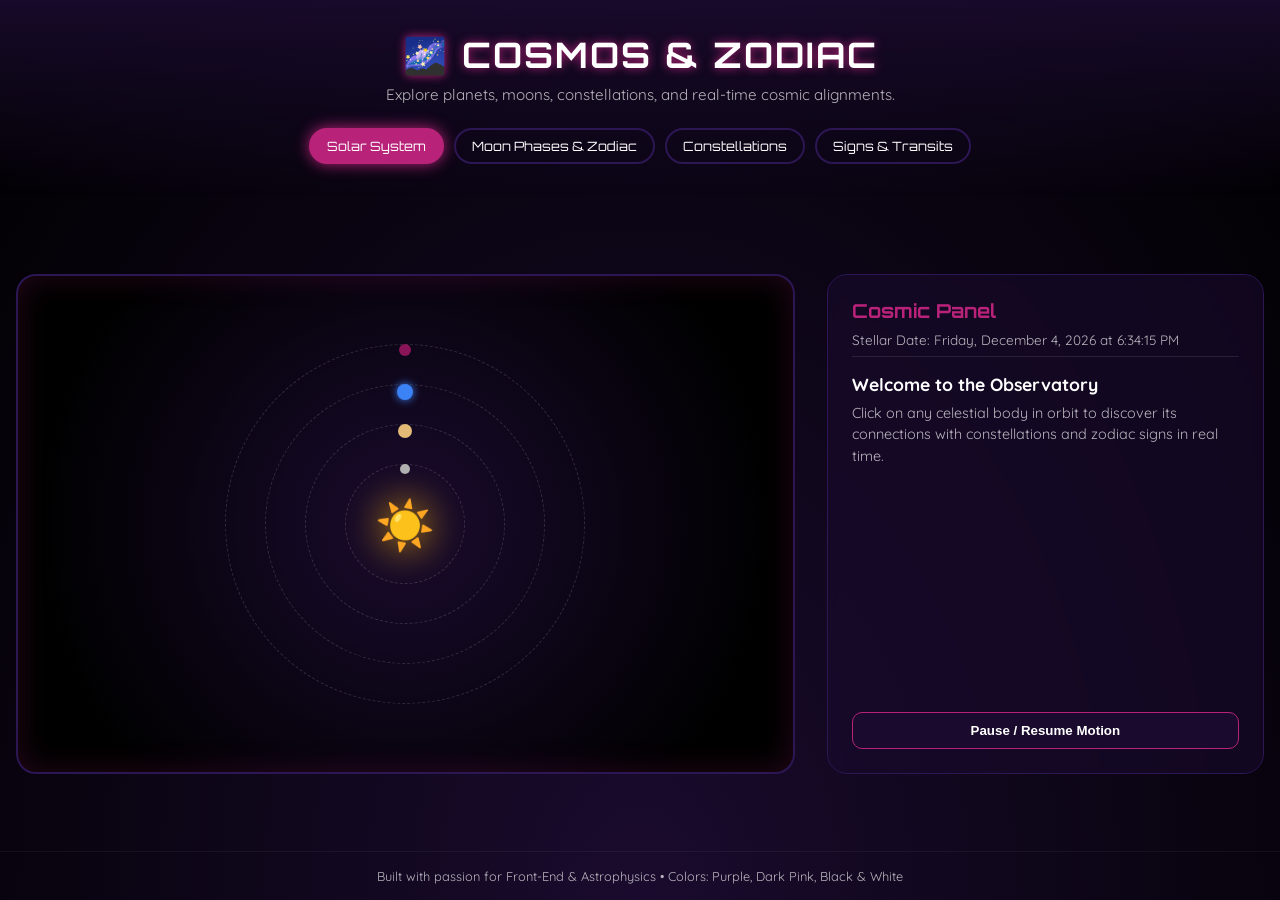
<file: index.html>
<!DOCTYPE html>
<html lang="en">
<head>
    <meta charset="UTF-8">
    <meta name="viewport" content="width=device-width, initial-scale=1.0">
    <title>Cosmos & Zodiac Interactive</title>
    <link rel="stylesheet" href="css/style.css">
    <link href="https://fonts.googleapis.com/css2?family=Orbitron:wght@400;700&family=Quicksand:wght@300;500;700&display=swap" rel="stylesheet">
    
</head>
<body>
    <div class="stars" id="stars"></div>

    <header>
        <h1>🌌 COSMOS & ZODIAC</h1>
        <p>Explore planets, moons, constellations, and real-time cosmic alignments.</p>
        <nav>
            <button class="nav-btn active" data-view="solar">Solar System</button>
            <!-- Link direto para a nova página do Calendário Lunar -->
            <a href="moon-calendar.html" class="nav-btn link-btn">Moon Phases & Zodiac</a>
            <a href="constellations.html" class="nav-btn link-btn">Constellations</a>
            <a href="zodiac.html" class="nav-btn link-btn">Signs & Transits</a>
        </nav>
    </header>

    <main>
        <!-- Main Visual Area (Sistema Solar) -->
        <section class="universe-display">
    <div id="visual-container">
        <div class="center-sun" data-name="Sun" data-sign="Leo">☀️</div>
        
        <!-- Órbitas estáticas -->
        <div class="orbit orbit-mercury"></div>
        <div class="orbit orbit-venus"></div>
        <div class="orbit orbit-earth"></div>
        <div class="orbit orbit-mars"></div>

        <!-- Planetas em rotação independente -->
        <div class="planet-wrapper orbit-mercury"><div class="planet mercury" data-name="Mercury" data-sign="Gemini/Virgo"></div></div>
        <div class="planet-wrapper orbit-venus"><div class="planet venus" data-name="Venus" data-sign="Taurus/Libra"></div></div>
        <div class="planet-wrapper orbit-earth"><div class="planet earth" data-name="Earth & Moon" data-sign="Cancer"></div></div>
        <div class="planet-wrapper orbit-mars"><div class="planet mars" data-name="Mars" data-sign="Aries/Scorpio"></div></div>
    </div>
</section>

      <!-- Real-Time Info Panel -->
<aside class="info-panel">
    <h2>Cosmic Panel</h2>
    <div id="realtime-clock">Stellar Date: <span id="clock">Loading...</span></div>
    
    <div class="info-card" id="info-content">
        <h3>Welcome to the Observatory</h3>
        <p>Click on any celestial body in orbit or select a tab above to discover its connections with constellations and zodiac signs in real time.</p>
    </div>

    <div class="controls">
        <button id="toggle-motion" class="action-btn">Pause / Resume Motion</button>
    </div>
</aside>
    </main>

    <footer>
        <p>Built with passion for Front-End & Astrophysics • Colors: Purple, Dark Pink, Black & White</p>
    </footer>

    <script src="java/script.js"></script>
</body>
</html>
</file>
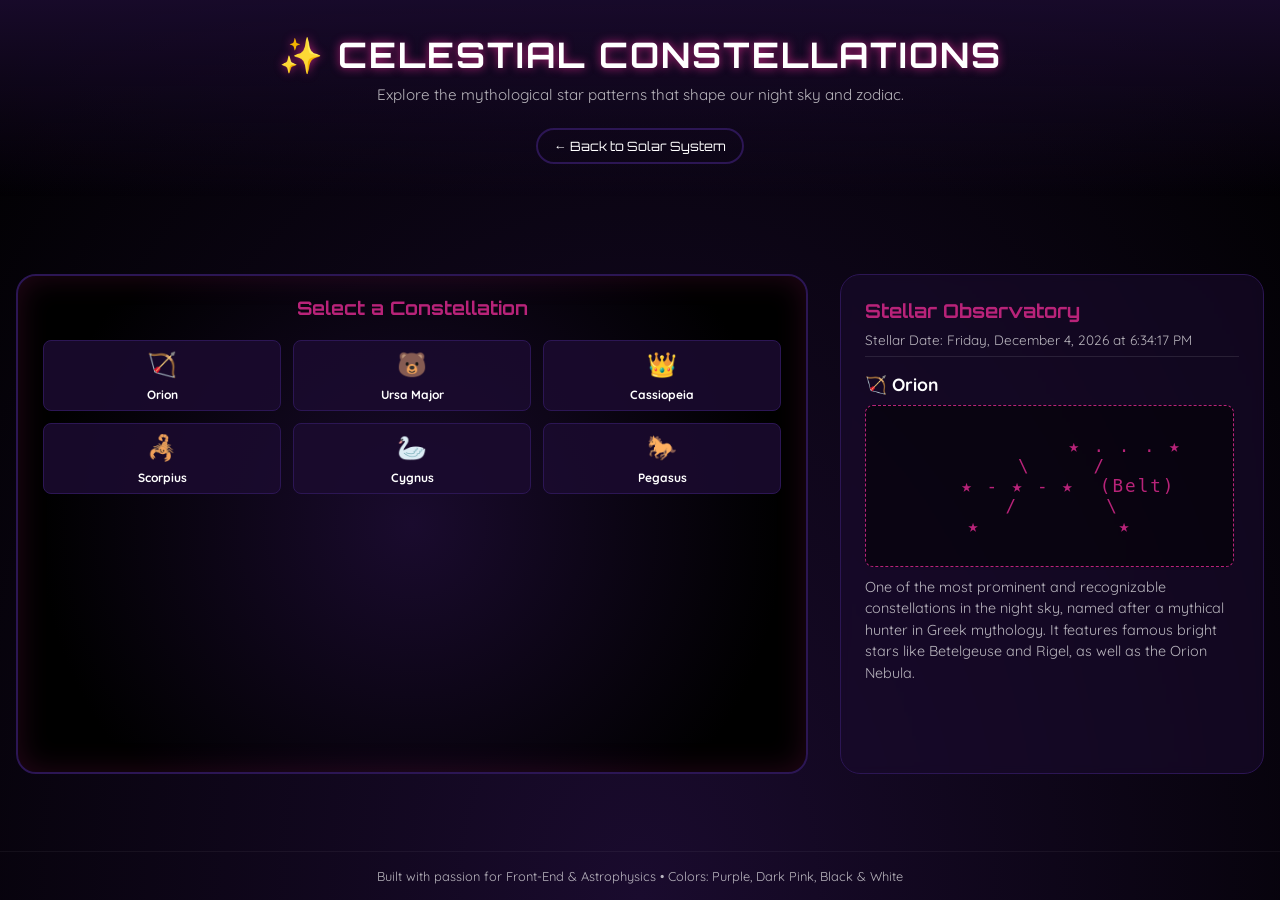
<file: constellations.html>
<!DOCTYPE html>
<html lang="en">
<head>
    <meta charset="UTF-8">
    <meta name="viewport" content="width=device-width, initial-scale=1.0">
    <title>Celestial Constellations</title>
    <link rel="stylesheet" href="css/style.css">
    <link href="https://fonts.googleapis.com/css2?family=Orbitron:wght@400;700&family=Quicksand:wght@300;500;700&display=swap" rel="stylesheet">
</head>
<body>
    <div class="stars" id="stars"></div>

    <header>
        <h1>✨ CELESTIAL CONSTELLATIONS</h1>
        <p>Explore the mythological star patterns that shape our night sky and zodiac.</p>
        <nav>
            <a href="index.html" class="nav-btn link-btn">← Back to Solar System</a>
        </nav>
    </header>

    <main class="single-page-main">
        <!-- Lista de Constelações (Galeria de Seleção) -->
        <section class="universe-display" style="display: flex; flex-direction: column; align-items: center; justify-content: flex-start; padding: 20px;">
            <h3 style="color: var(--pink-neon); font-family: 'Orbitron', sans-serif; margin-bottom: 15px;">Select a Constellation</h3>
            <div class="constellation-grid" id="constellation-grid">
                <!-- Preenchido via JS -->
            </div>
        </section>

        <!-- Painel de Exibição do Desenho e Descrição -->
        <aside class="info-panel">
            <h2>Stellar Observatory</h2>
            <div id="realtime-clock">Stellar Date: <span id="clock">Loading...</span></div>
            
            <div class="info-card" id="constellation-info">
                <h3>Choose a Star Pattern</h3>
                <p>Click on any constellation card on the left to reveal its visual celestial map, mythology, and deep space description.</p>
            </div>
        </aside>
    </main>

    <footer>
        <p>Built with passion for Front-End & Astrophysics • Colors: Purple, Dark Pink, Black & White</p>
    </footer>

    <script src="java/constellation-script.js"></script>
</body>
</html>
</file>
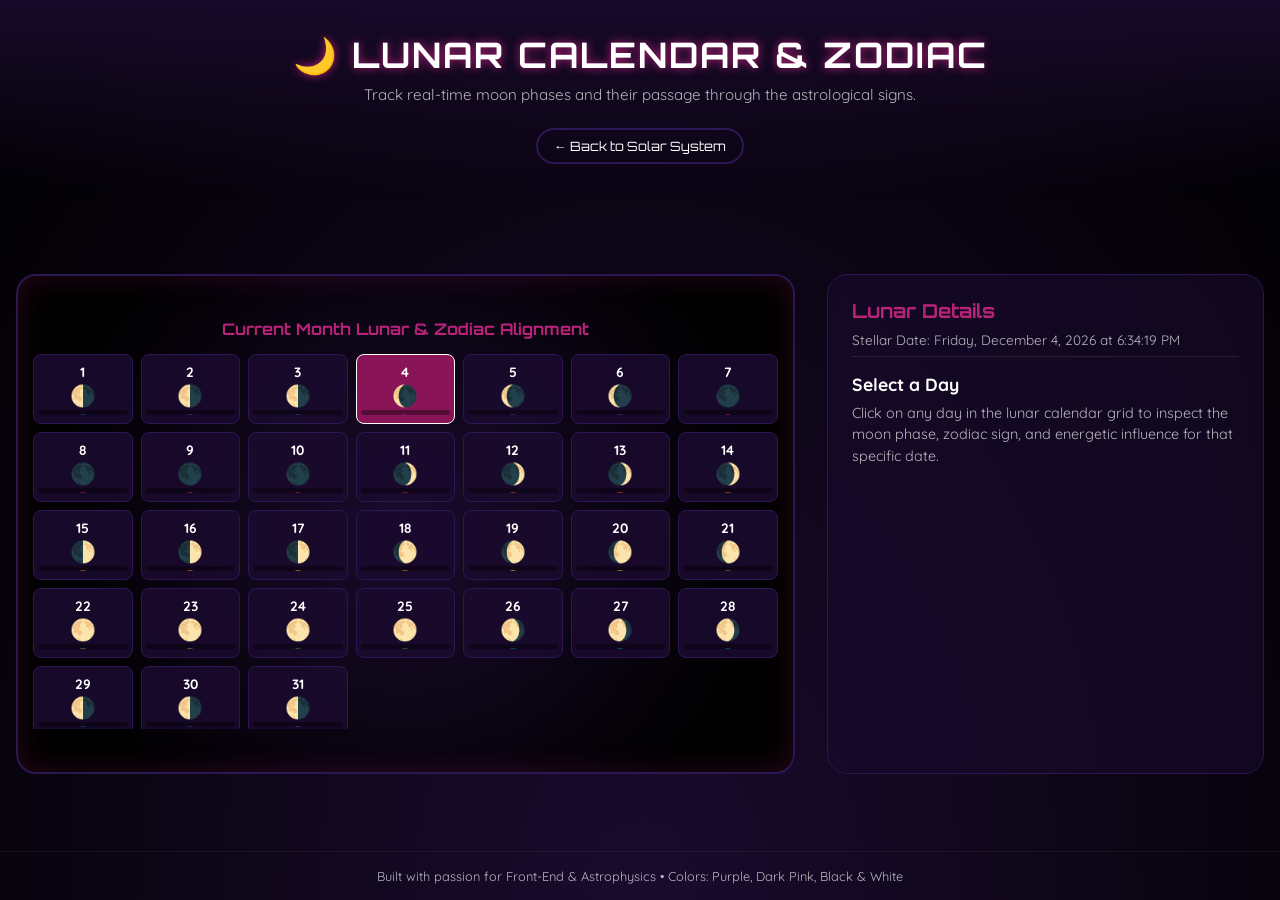
<file: moon-calendar.html>
<!DOCTYPE html>
<html lang="en">
<head>
    <meta charset="UTF-8">
    <meta name="viewport" content="width=device-width, initial-scale=1.0">
    <title>Lunar Calendar & Zodiac</title>
    <link rel="stylesheet" href="css/style.css">
    <link href="https://fonts.googleapis.com/css2?family=Orbitron:wght@400;700&family=Quicksand:wght@300;500;700&display=swap" rel="stylesheet">
</head>
<body>
    <div class="stars" id="stars"></div>

    <header>
        <h1>🌙 LUNAR CALENDAR & ZODIAC</h1>
        <p>Track real-time moon phases and their passage through the astrological signs.</p>
        <nav>
            <a href="index.html" class="nav-btn link-btn">← Back to Solar System</a>
        </nav>
    </header>

    <main class="single-page-main">
        <!-- Calendário da Lua -->
        <section class="universe-display full-width-display">
            <div id="moon-calendar-container" style="display: flex !important; flex-direction: column; width: 100%; height: 100%; align-items: center; justify-content: center; padding: 10px;">
                <h3 style="color: var(--pink-neon); font-family: 'Orbitron', sans-serif; margin-bottom: 10px;">Current Month Lunar & Zodiac Alignment</h3>
                <div class="calendar-grid" id="calendar-grid">
                    <!-- Gerado via JS -->
                </div>
            </div>
        </section>

        <!-- Painel de Informações do Dia Clicado -->
        <aside class="info-panel">
            <h2>Lunar Details</h2>
            <div id="realtime-clock">Stellar Date: <span id="clock">Loading...</span></div>
            
            <div class="info-card" id="info-content">
                <h3>Select a Day</h3>
                <p>Click on any day in the lunar calendar grid to inspect the moon phase, zodiac sign, and energetic influence for that specific date.</p>
            </div>
        </aside>
    </main>

    <footer>
        <p>Built with passion for Front-End & Astrophysics • Colors: Purple, Dark Pink, Black & White</p>
    </footer>

    <script src="java/moon-script.js"></script>
</body>
</html>
</file>
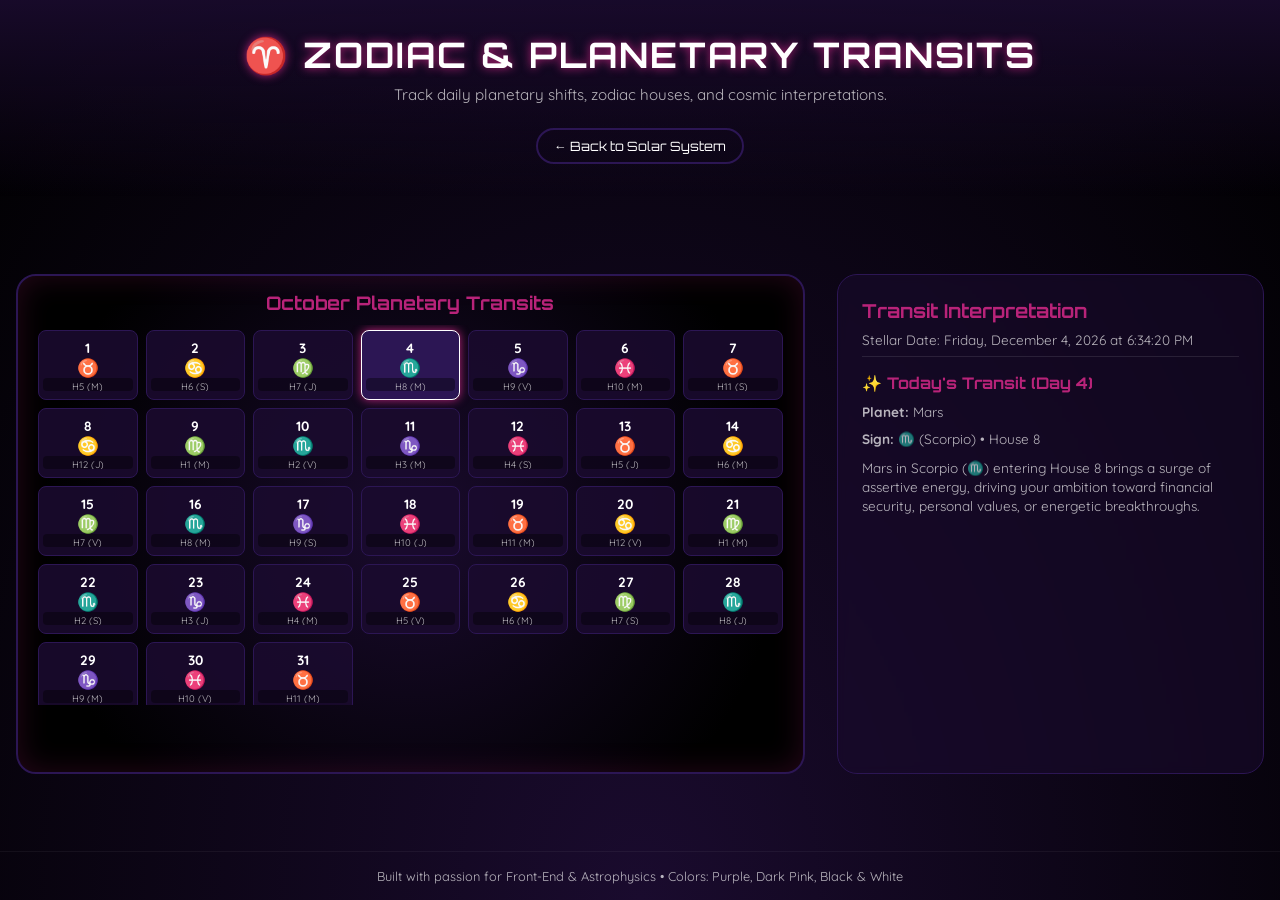
<file: zodiac.html>
<!DOCTYPE html>
<html lang="en">
<head>
    <meta charset="UTF-8">
    <meta name="viewport" content="width=device-width, initial-scale=1.0">
    <title>Zodiac Signs & Planetary Transits</title>
    <link rel="stylesheet" href="css/style.css">
    <link href="https://fonts.googleapis.com/css2?family=Orbitron:wght@400;700&family=Quicksand:wght@300;500;700&display=swap" rel="stylesheet">
</head>
<body>
    <div class="stars" id="stars"></div>

    <header>
        <h1>♈ ZODIAC & PLANETARY TRANSITS</h1>
        <p>Track daily planetary shifts, zodiac houses, and cosmic interpretations.</p>
        <nav>
            <a href="index.html" class="nav-btn link-btn">← Back to Solar System</a>
        </nav>
    </header>

    <main class="single-page-main">
        <!-- Grade de Dias e Trânsitos do Mês -->
        <section class="universe-display" style="display: flex; flex-direction: column; align-items: center; justify-content: flex-start; padding: 15px;">
            <h3 style="color: var(--pink-neon); font-family: 'Orbitron', sans-serif; margin-bottom: 10px;">October Planetary Transits</h3>
            <div class="calendar-grid" id="transit-grid">
                <!-- Gerado via JS -->
            </div>
        </section>

        <!-- Painel de Interpretação Astrológica -->
        <aside class="info-panel">
            <h2>Transit Interpretation</h2>
            <div id="realtime-clock">Stellar Date: <span id="clock">Loading...</span></div>
            
            <div class="info-card" id="transit-info">
                <h3>Select a Day</h3>
                <p>Click on any day in the transit calendar on the left to reveal where Mars, Venus, and the Sun are positioned across the zodiac signs and astrological houses, along with their detailed meanings.</p>
            </div>
        </aside>
    </main>

    <footer>
        <p>Built with passion for Front-End & Astrophysics • Colors: Purple, Dark Pink, Black & White</p>
    </footer>

    <script src="java/zodiac-script.js"></script>
</body>
</html>
</file>
<file: css/style.css>
:root {
    --bg-black: #000000;
    --space-dark: #0a0712;
    --purple-deep: #1a0b2e;
    --purple-glow: #2c1654;
    --pink-neon: #b82379;
    --pink-dark: #8a1458;
    --white: #ffffff;
    --white-dim: rgba(255, 255, 255, 0.7);
}

* {
    margin: 0;
    padding: 0;
    box-sizing: border-box;
}

body {
    background-color: var(--space-dark);
    color: var(--white);
    font-family: 'Quicksand', sans-serif;
    min-height: 100vh;
    display: flex;
    flex-direction: column;
    overflow-x: hidden;
}

.stars {
    position: fixed;
    top: 0;
    left: 0;
    width: 100%;
    height: 100%;
    pointer-events: none;
    background: radial-gradient(ellipse at bottom, var(--purple-deep) 0%, var(--bg-black) 100%);
    z-index: -1;
}

header {
    text-align: center;
    padding: 2rem 1rem;
    background: linear-gradient(to bottom, rgba(26, 11, 46, 0.9), transparent);
}

header h1 {
    font-family: 'Orbitron', sans-serif;
    font-size: 2.2rem;
    letter-spacing: 2px;
    color: var(--white);
    text-shadow: 0 0 10px var(--pink-neon);
    margin-bottom: 0.5rem;
}

header p {
    color: var(--white-dim);
    font-size: 0.95rem;
    margin-bottom: 1.5rem;
}

nav {
    display: flex;
    justify-content: center;
    gap: 10px;
    flex-wrap: wrap;
}

.nav-btn {
    background-color: transparent;
    border: 2px solid var(--purple-glow);
    color: var(--white);
    padding: 8px 16px;
    border-radius: 20px;
    cursor: pointer;
    font-family: 'Orbitron', sans-serif;
    font-size: 0.8rem;
    transition: all 0.3s ease;
}

.nav-btn:hover, .nav-btn.active {
    background-color: var(--pink-neon);
    border-color: var(--pink-neon);
    box-shadow: 0 0 15px var(--pink-neon);
}

main {
    flex: 1;
    display: flex;
    flex-direction: row;
    justify-content: center;
    align-items: center;
    padding: 1rem;
    gap: 2rem;
    max-width: 1400px;
    margin: 0 auto;
    width: 100%;
}

.universe-display {
    flex: 2;
    height: 500px;
    background: radial-gradient(circle, var(--purple-deep) 0%, var(--bg-black) 80%);
    border: 2px solid var(--purple-glow);
    border-radius: 20px;
    position: relative;
    display: flex;
    justify-content: center;
    align-items: center;
    box-shadow: inset 0 0 30px rgba(184, 35, 121, 0.2);
    overflow: hidden;
}

#visual-container {
    position: relative;
    width: 400px;
    height: 400px;
    display: flex;
    justify-content: center;
    align-items: center;
}

.center-sun {
    font-size: 3rem;
    position: absolute;
    filter: drop-shadow(0 0 20px #ffbb00);
    z-index: 10;
    cursor: pointer;
}

/* Container das órbitas (linhas pontilhadas fixas) */
.orbit {
    position: absolute;
    border: 1px dashed rgba(255, 255, 255, 0.15);
    border-radius: 50%;
    pointer-events: none;
}

.orbit-mercury { width: 120px; height: 120px; }
.orbit-venus { width: 200px; height: 200px; }
.orbit-earth { width: 280px; height: 280px; }
.orbit-mars { width: 360px; height: 360px; }

/* Wrappers que fazem a rotação real dos planetas */
.planet-wrapper {
    position: absolute;
    border-radius: 50%;
    animation: spin linear infinite;
    pointer-events: none;
}

.planet-wrapper.orbit-mercury { animation-duration: 6s; }
.planet-wrapper.orbit-venus { animation-duration: 12s; }
.planet-wrapper.orbit-earth { animation-duration: 20s; }
.planet-wrapper.orbit-mars { animation-duration: 30s; }

/* O planeta em si, posicionado no topo da órbita giratória e totalmente clicável */
.planet {
    position: absolute;
    top: 0;
    left: 50%;
    transform: translateX(-50%);
    border-radius: 50%;
    cursor: pointer;
    transition: transform 0.3s;
    pointer-events: auto; /* Permite clicar no planeta facilmente */
    z-index: 20;
}

.mercury { width: 10px; height: 10px; background-color: #b0b0b0; }
.venus { width: 14px; height: 14px; background-color: #e3bb76; }
.earth { width: 16px; height: 16px; background-color: #3b82f6; box-shadow: 0 0 8px #3b82f6; }
.mars { width: 12px; height: 12px; background-color: var(--pink-dark); }

.center-sun {
    font-size: 3rem;
    position: absolute;
    filter: drop-shadow(0 0 20px #ffbb00);
    z-index: 10;
    cursor: pointer;
    pointer-events: auto;
}

@keyframes spin {
    from { transform: rotate(0deg); }
    to { transform: rotate(360deg); }
}
.planet {
    position: absolute;
    top: 0;
    left: 50%;
    transform: translateX(-50%);
    border-radius: 50%;
    cursor: pointer;
    transition: transform 0.3s;
}

.planet:hover {
    transform: translateX(-50%) scale(1.5);
    box-shadow: 0 0 10px var(--white);
}

.mercury { width: 10px; height: 10px; background-color: #b0b0b0; }
.venus { width: 14px; height: 14px; background-color: #e3bb76; }
.earth { width: 16px; height: 16px; background-color: #3b82f6; box-shadow: 0 0 8px #3b82f6; }
.mars { width: 12px; height: 12px; background-color: var(--pink-dark); }

@keyframes spin {
    from { transform: rotate(0deg); }
    to { transform: rotate(360deg); }
}

.info-panel {
    flex: 1;
    background-color: rgba(26, 11, 46, 0.6);
    border: 1px solid var(--purple-glow);
    border-radius: 20px;
    padding: 1.5rem;
    height: 500px;
    display: flex;
    flex-direction: column;
    justify-content: space-between;
    backdrop-filter: blur(5px);
}

.info-panel h2 {
    font-family: 'Orbitron', sans-serif;
    font-size: 1.2rem;
    color: var(--pink-neon);
    margin-bottom: 0.5rem;
}

#realtime-clock {
    font-size: 0.85rem;
    color: var(--white-dim);
    margin-bottom: 1rem;
    border-bottom: 1px solid rgba(255, 255, 255, 0.1);
    padding-bottom: 0.5rem;
}

.info-card {
    flex: 1;
    overflow-y: auto;
    padding-right: 5px;
}

.info-card h3 {
    color: var(--white);
    margin-bottom: 0.5rem;
    font-size: 1.1rem;
}

.info-card p {
    color: var(--white-dim);
    font-size: 0.9rem;
    line-height: 1.5;
    margin-bottom: 0.8rem;
}

.action-btn {
    background-color: var(--purple-deep);
    border: 1px solid var(--pink-neon);
    color: var(--white);
    padding: 10px;
    border-radius: 10px;
    cursor: pointer;
    font-weight: bold;
    width: 100%;
    transition: background 0.3s;
}

.action-btn:hover {
    background-color: var(--pink-neon);
}

footer {
    text-align: center;
    padding: 1rem;
    font-size: 0.8rem;
    color: var(--white-dim);
    border-top: 1px solid rgba(255, 255, 255, 0.05);
}

@media (max-width: 900px) {
    main {
        flex-direction: column;
    }
    .universe-display, .info-panel {
        width: 100%;
        height: 400px;
    }
}
/* Ajustes para links de navegação que parecem botões */
.link-btn {
    text-decoration: none;
    display: inline-flex;
    align-items: center;
    justify-content: center;
}

/* Correção e Estilização do Calendário da Lua */
.hidden {
    display: none !important;
}

#moon-calendar-container {
    width: 100%;
    height: 100%;
    display: flex;
    flex-direction: column;
    align-items: center;
    justify-content: center;
    z-index: 20;
    padding: 15px;
}

#moon-calendar-container h3 {
    font-family: 'Orbitron', sans-serif;
    color: var(--pink-neon);
    font-size: 1rem;
    margin-bottom: 10px;
    text-align: center;
}

.calendar-grid {
    display: grid;
    grid-template-columns: repeat(7, 1fr);
    gap: 8px;
    width: 100%;
    max-height: 380px;
    overflow-y: auto;
    padding: 5px;
}

.calendar-day {
    background-color: rgba(26, 11, 46, 0.9);
    border: 1px solid var(--purple-glow);
    border-radius: 8px;
    padding: 8px 4px;
    text-align: center;
    font-size: 0.75rem;
    display: flex;
    flex-direction: column;
    align-items: center;
    justify-content: space-between;
    min-height: 70px;
    transition: transform 0.2s, border-color 0.2s;
    cursor: pointer;
}

.calendar-day:hover {
    transform: scale(1.05);
    border-color: var(--pink-neon);
}

.calendar-day.today {
    background-color: var(--pink-dark);
    border-color: var(--white);
}

.cal-date {
    font-weight: bold;
    color: var(--white);
    font-size: 0.85rem;
}

.cal-moon {
    font-size: 1.3rem;
    margin: 2px 0;
}

.cal-sign {
    font-size: 0.6rem;
    color: var(--white-dim);
    background: rgba(0, 0, 0, 0.4);
    border-radius: 4px;
    padding: 2px 4px;
    width: 100%;
    white-space: nowrap;
    overflow: hidden;
    text-overflow: ellipsis;
}
/* Grid específico para a página de Constelações */
.constellation-grid {
    display: grid;
    grid-template-columns: repeat(2, 1fr);
    gap: 12px;
    width: 100%;
    max-height: 380px;
    overflow-y: auto;
    padding: 5px;
}

@media (min-width: 600px) {
    .constellation-grid {
        grid-template-columns: repeat(3, 1fr);
    }
}
/* Ajustes específicos para a página de Trânsitos e Zodíaco */
#transit-info h3 {
    color: var(--pink-neon);
    font-family: 'Orbitron', sans-serif;
    font-size: 1rem;
    margin-bottom: 8px;
}

#transit-info p {
    font-size: 0.85rem;
    line-height: 1.6;
    margin-bottom: 6px;
}
/* Destaque visual ao clicar em qualquer dia do calendário */
.calendar-day.selected {
    border-color: var(--white) !important;
    background-color: var(--purple-glow) !important;
    box-shadow: 0 0 10px var(--pink-neon);
}
/* ==========================================
   Otimizações de Responsividade para Celular
   ========================================== */

@media (max-width: 900px) {
    body {
        overflow-y: auto; /* Permite rolar a página no celular de forma natural */
    }

    header {
        padding: 1.2rem 0.8rem;
    }

    header h1 {
        font-size: 1.5rem;
    }

    header p {
        font-size: 0.85rem;
        padding: 0 10px;
    }

    nav {
        gap: 6px;
    }

    .nav-btn {
        padding: 6px 12px;
        font-size: 0.7rem;
    }

    /* Organiza o layout principal em coluna (uma coisa em cima da outra) */
    main {
        flex-direction: column;
        padding: 0.5rem;
        gap: 1rem;
        align-items: center;
    }

    /* Reduz o tamanho da tela do Sistema Solar para caber perfeitamente na tela do celular */
    .universe-display {
        width: 100%;
        max-width: 360px;
        height: 360px;
    }

    #visual-container {
        width: 320px;
        height: 320px;
    }

    /* Ajusta as órbitas proporcionalmente para telas menores */
    .orbit-mercury { width: 90px; height: 90px; }
    .orbit-venus { width: 150px; height: 150px; }
    .orbit-earth { width: 210px; height: 210px; }
    .orbit-mars { width: 270px; height: 270px; }

    .planet-wrapper.orbit-mercury { width: 90px; height: 90px; }
    .planet-wrapper.orbit-venus { width: 150px; height: 150px; }
    .planet-wrapper.orbit-earth { width: 210px; height: 210px; }
    .planet-wrapper.orbit-mars { width: 270px; height: 270px; }

    /* Ajusta o painel lateral para ocupar largura total no celular */
    .info-panel {
        width: 100%;
        max-width: 360px;
        height: auto;
        min-height: 220px;
        max-height: 280px;
        padding: 1rem;
    }

    /* Grids de calendários e constelações otimizados para toque no celular */
    .calendar-grid {
        max-height: 280px;
        gap: 4px;
    }

    .calendar-day {
        min-height: 55px;
        padding: 4px 2px;
        font-size: 0.7rem;
    }

    .constellation-grid {
        grid-template-columns: repeat(2, 1fr) !important;
        max-height: 280px;
    }
}
</file>
